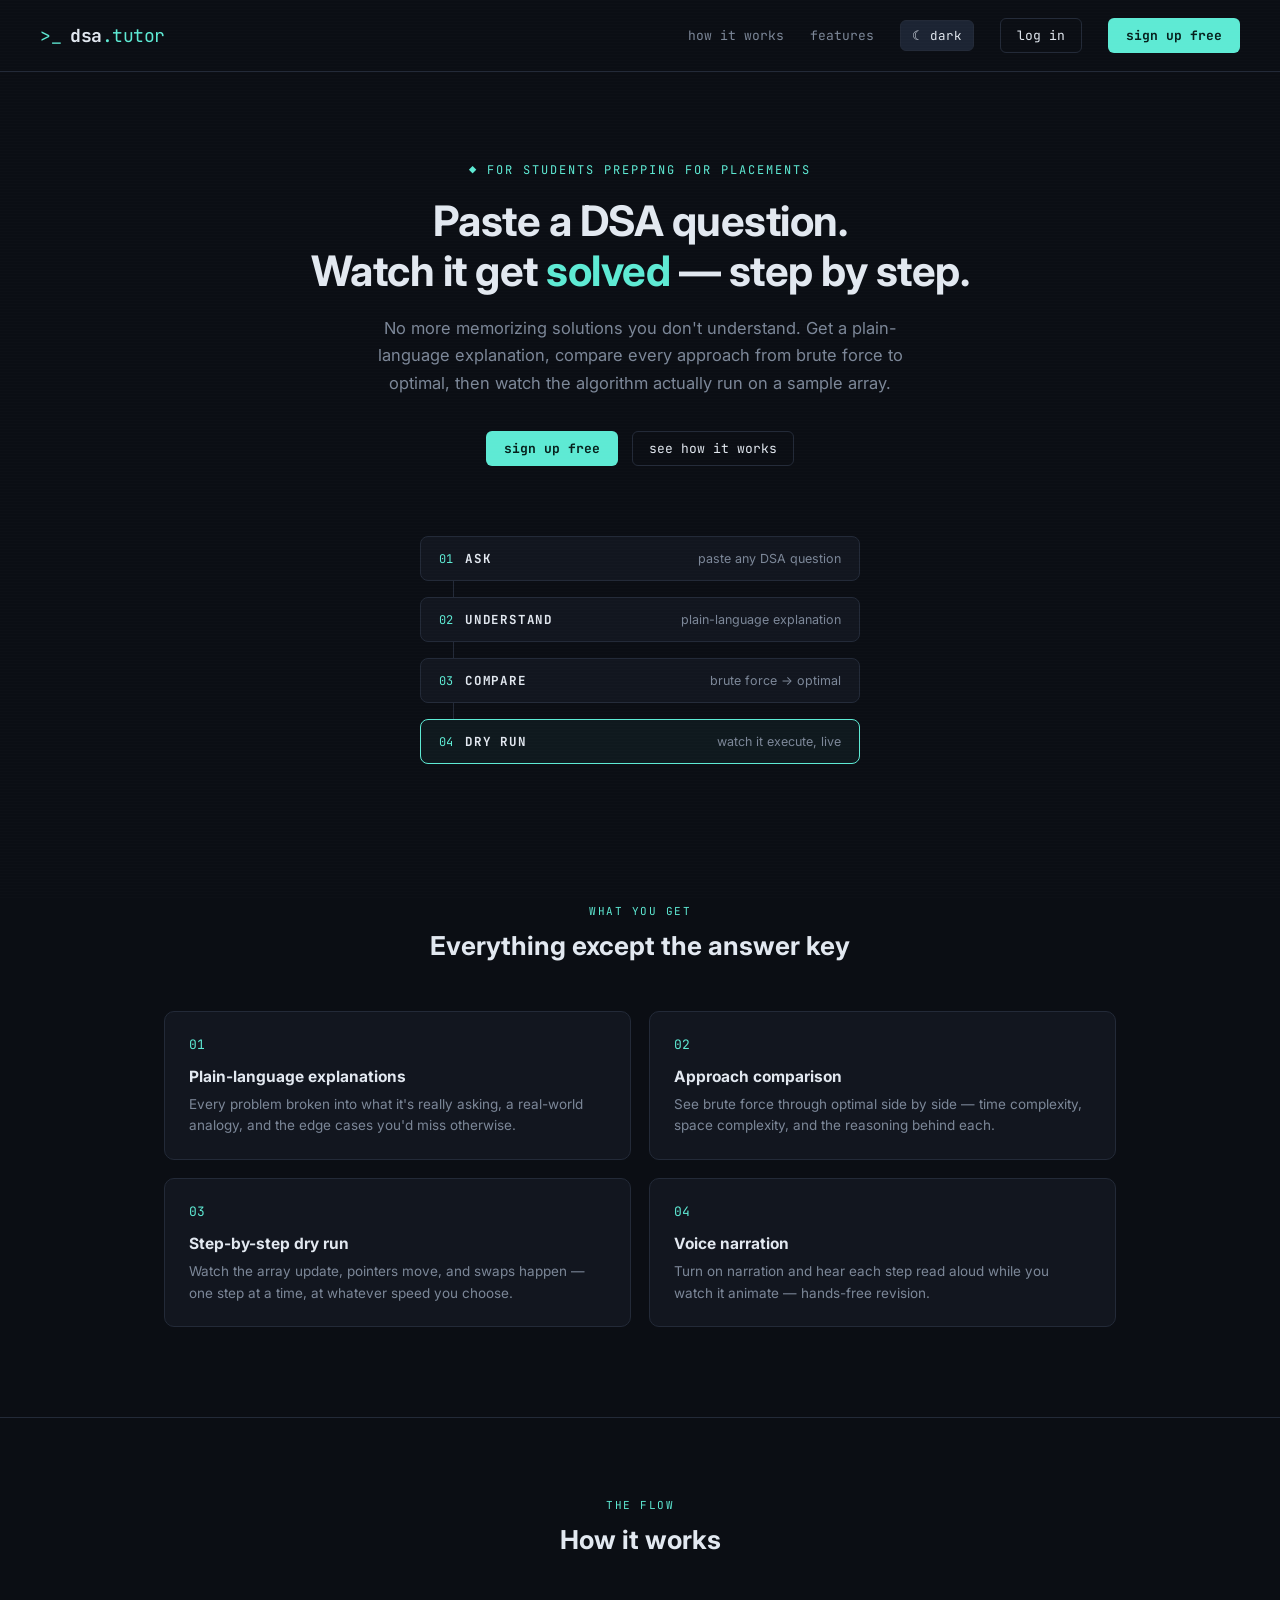
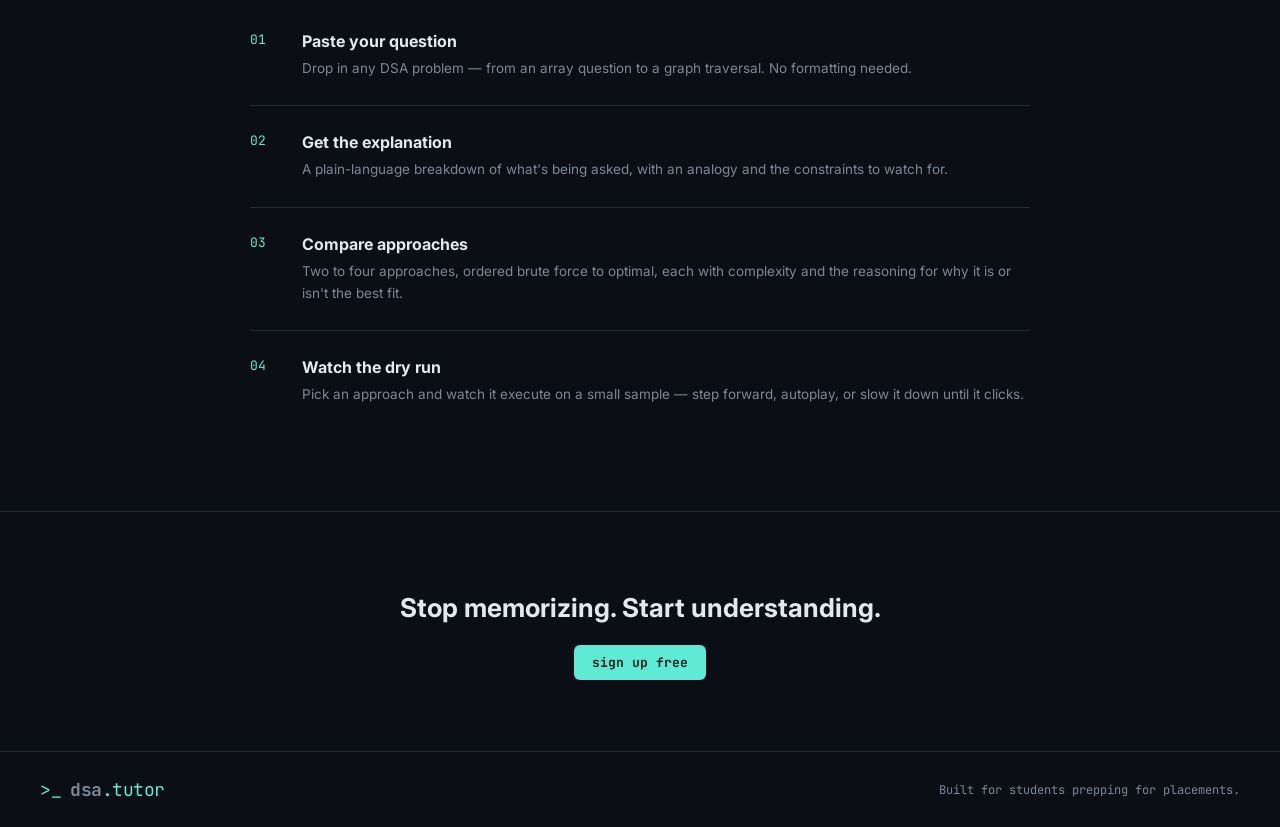
<file: frontend/index.html>
<!DOCTYPE html>
<html lang="en">
<head>
<meta charset="UTF-8">
<meta name="viewport" content="width=device-width, initial-scale=1.0">
<title>DSA Visual Tutor — learn algorithms by watching them run</title>
<meta name="description" content="Paste any DSA question and get a plain-language explanation, a brute-force-to-optimal approach comparison, and a step-by-step animated dry run.">
<link rel="preconnect" href="https://fonts.googleapis.com">
<link href="https://fonts.googleapis.com/css2?family=JetBrains+Mono:wght@400;500;700&family=Inter:wght@400;500;600;700&display=swap" rel="stylesheet">
<link rel="stylesheet" href="style.css">
<script src="theme.js"></script>
</head>
<body>

<div class="scanline"></div>

<header class="landing-nav">
  <div class="brand">
    <span class="brand-prompt">&gt;_</span>
    <span class="brand-name">dsa<span class="brand-accent">.tutor</span></span>
  </div>
  <div class="landing-nav-links">
    <a href="#how-it-works" class="text-link">how it works</a>
    <a href="#features" class="text-link">features</a>
    <button class="theme-toggle"></button>
    <a href="login.html" class="btn-ghost">log in</a>
    <a href="login.html#signup" class="btn-solid">sign up free</a>
  </div>
</header>

<main>

  <section class="hero">
    <div class="hero-eyebrow">FOR STUDENTS PREPPING FOR PLACEMENTS</div>
    <h1>Paste a DSA question.<br>Watch it get <span class="accent">solved</span> — step by step.</h1>
    <p class="sub">No more memorizing solutions you don't understand. Get a plain-language explanation, compare every approach from brute force to optimal, then watch the algorithm actually run on a sample array.</p>
    <div class="hero-ctas">
      <a href="login.html#signup" class="btn-solid">sign up free</a>
      <a href="#how-it-works" class="btn-ghost">see how it works</a>
    </div>

    <div class="hero-demo">
      <div class="demo-step">
        <span class="demo-num">01</span><span class="demo-label">ASK</span>
        <span class="demo-desc">paste any DSA question</span>
      </div>
      <div class="demo-connector"></div>
      <div class="demo-step">
        <span class="demo-num">02</span><span class="demo-label">UNDERSTAND</span>
        <span class="demo-desc">plain-language explanation</span>
      </div>
      <div class="demo-connector"></div>
      <div class="demo-step">
        <span class="demo-num">03</span><span class="demo-label">COMPARE</span>
        <span class="demo-desc">brute force → optimal</span>
      </div>
      <div class="demo-connector"></div>
      <div class="demo-step highlight">
        <span class="demo-num">04</span><span class="demo-label">DRY RUN</span>
        <span class="demo-desc">watch it execute, live</span>
      </div>
    </div>
  </section>

  <section class="features" id="features">
    <div class="section-label">WHAT YOU GET</div>
    <h2 class="section-title">Everything except the answer key</h2>
    <div class="features-grid">
      <div class="feature-card">
        <div class="f-icon">01</div>
        <h3>Plain-language explanations</h3>
        <p>Every problem broken into what it's really asking, a real-world analogy, and the edge cases you'd miss otherwise.</p>
      </div>
      <div class="feature-card">
        <div class="f-icon">02</div>
        <h3>Approach comparison</h3>
        <p>See brute force through optimal side by side — time complexity, space complexity, and the reasoning behind each.</p>
      </div>
      <div class="feature-card">
        <div class="f-icon">03</div>
        <h3>Step-by-step dry run</h3>
        <p>Watch the array update, pointers move, and swaps happen — one step at a time, at whatever speed you choose.</p>
      </div>
      <div class="feature-card">
        <div class="f-icon">04</div>
        <h3>Voice narration</h3>
        <p>Turn on narration and hear each step read aloud while you watch it animate — hands-free revision.</p>
      </div>
    </div>
  </section>

  <section class="how-it-works" id="how-it-works">
    <div class="section-label">THE FLOW</div>
    <h2 class="section-title">How it works</h2>
    <div class="how-steps">
      <div class="how-step">
        <span class="how-step-num">01</span>
        <div>
          <h3>Paste your question</h3>
          <p>Drop in any DSA problem — from an array question to a graph traversal. No formatting needed.</p>
        </div>
      </div>
      <div class="how-step">
        <span class="how-step-num">02</span>
        <div>
          <h3>Get the explanation</h3>
          <p>A plain-language breakdown of what's being asked, with an analogy and the constraints to watch for.</p>
        </div>
      </div>
      <div class="how-step">
        <span class="how-step-num">03</span>
        <div>
          <h3>Compare approaches</h3>
          <p>Two to four approaches, ordered brute force to optimal, each with complexity and the reasoning for why it is or isn't the best fit.</p>
        </div>
      </div>
      <div class="how-step">
        <span class="how-step-num">04</span>
        <div>
          <h3>Watch the dry run</h3>
          <p>Pick an approach and watch it execute on a small sample — step forward, autoplay, or slow it down until it clicks.</p>
        </div>
      </div>
    </div>
  </section>

  <section class="cta-band">
    <h2>Stop memorizing. Start understanding.</h2>
    <a href="login.html#signup" class="btn-solid">sign up free</a>
  </section>

</main>

<footer class="landing-footer">
  <div class="brand">
    <span class="brand-prompt">&gt;_</span>
    <span class="brand-name">dsa<span class="brand-accent">.tutor</span></span>
  </div>
  <span>Built for students prepping for placements.</span>
</footer>

</body>
</html>
</file>
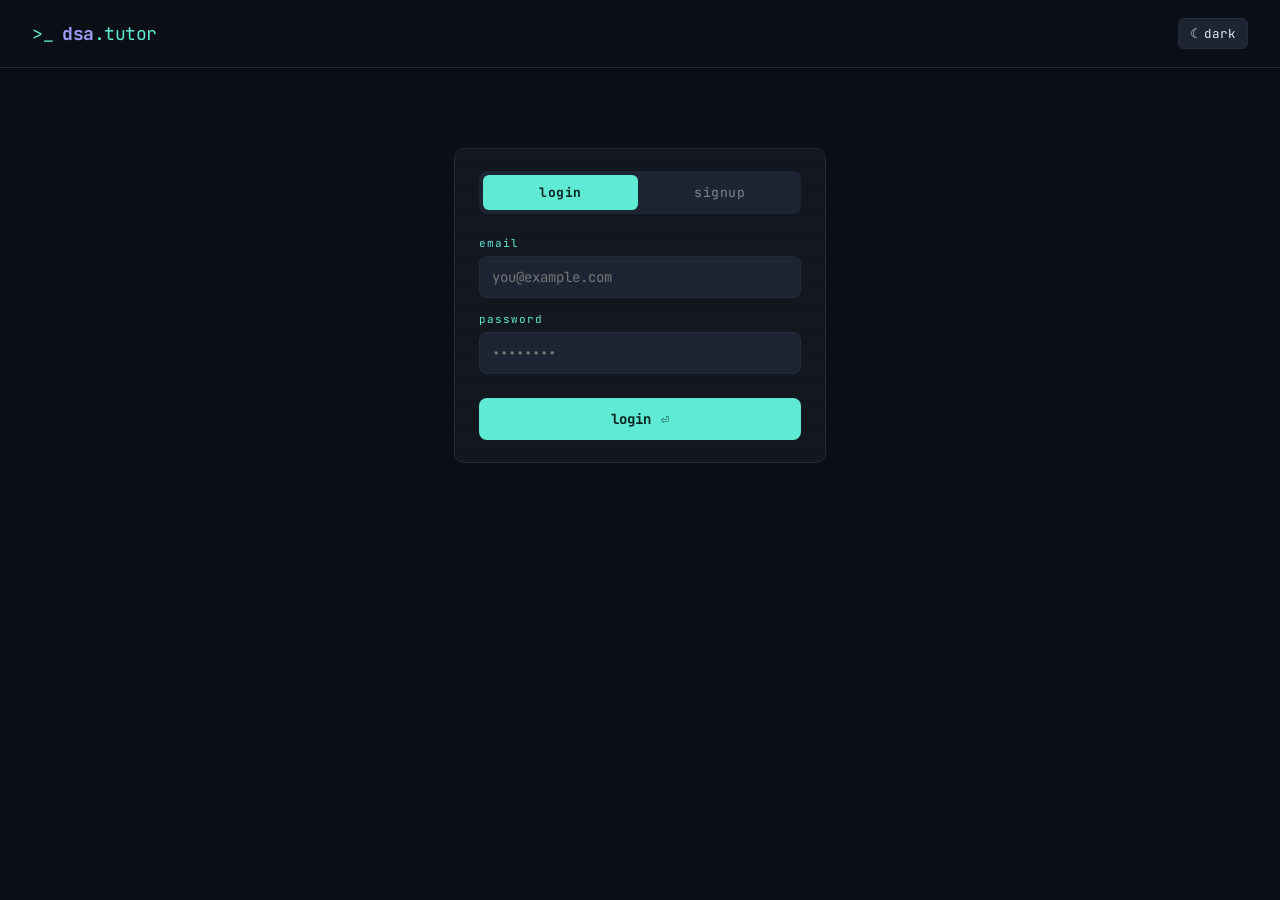
<file: frontend/dashboard.html>
<!DOCTYPE html>
<html lang="en">
<head>
<meta charset="UTF-8">
<meta name="viewport" content="width=device-width, initial-scale=1.0">
<title>Dashboard — DSA Visual Tutor</title>
<link rel="preconnect" href="https://fonts.googleapis.com">
<link href="https://fonts.googleapis.com/css2?family=JetBrains+Mono:wght@400;500;700&family=Inter:wght@400;500;600;700&display=swap" rel="stylesheet">
<link rel="stylesheet" href="style.css">
<script src="theme.js"></script>
</head>
<body>

<div class="scanline"></div>

<div class="app-shell">
  <aside class="sidebar">
    <div class="sidebar-brand brand">
      <span class="brand-prompt">&gt;_</span>
      <span class="brand-name">dsa<span class="brand-accent">.tutor</span></span>
    </div>
    <nav class="sidebar-nav">
      <a href="dashboard.html" class="sidebar-link active"><span class="num">01</span> Dashboard</a>
      <a href="practice.html" class="sidebar-link"><span class="num">02</span> Practice <span class="soon">soon</span></a>
      <a href="progress.html" class="sidebar-link"><span class="num">03</span> Progress <span class="soon">soon</span></a>
      <a href="history.html" class="sidebar-link"><span class="num">04</span> History <span class="soon">soon</span></a>
      <a href="compiler.html" class="sidebar-link"><span class="num">05</span> Compiler</a>
    </nav>
    <div class="sidebar-footer">
      <button class="theme-toggle"></button>
      <span id="userGreeting" class="user-greeting"></span>
      <button id="logoutBtn" class="btn-step">logout</button>
    </div>
  </aside>

  <div class="app-main">
    <header class="topbar topbar-slim">
      <div class="topbar-status" id="apiStatus">
        <span class="dot dot-idle"></span> waiting for input
      </div>
    </header>

    <main class="wrap">

  <section class="panel input-panel">
    <div class="panel-label">01 — ASK</div>
    <textarea id="questionInput" placeholder="Paste a DSA question... e.g. 'Given an array of integers, find two numbers that add up to a target.'"></textarea>
    <button id="runBtn" class="btn-run">
      <span class="btn-run-text">run tutor</span>
      <span class="btn-run-key">⏎</span>
    </button>
  </section>

  <section class="panel explain-panel hidden" id="explainPanel">
    <div class="panel-label-row">
      <div class="panel-label">02 — UNDERSTAND</div>
      <div class="listen-controls">
        <div class="translate-group" id="translateGroup" role="group" aria-label="translate content">
          <button class="translate-btn active" data-lang="english">EN</button>
          <button class="translate-btn" data-lang="hinglish">Hinglish</button>
          <button class="translate-btn" data-lang="hindi">हिंदी</button>
        </div>
        <button id="listenBtn" class="btn-listen" title="listen to explanation">
          <span id="listenIcon">🔊</span> <span id="listenText">listen</span>
        </button>
      </div>
    </div>
    <p id="explanationText" class="explanation-text"></p>
  </section>

  <section class="panel approaches-panel hidden" id="approachesPanel">
    <div class="panel-label">03 — COMPARE APPROACHES</div>
    <div id="approachesList" class="approaches-list"></div>
  </section>

  <section class="panel dryrun-panel hidden" id="dryrunPanel">
    <div class="panel-label">04 — DRY RUN</div>
    <div class="dryrun-header">
      <span id="dryrunApproachName" class="dryrun-approach-name"></span>
      <div class="dryrun-controls">
        <button id="prevStep" class="btn-step" title="previous step">◀</button>
        <span id="stepCounter" class="step-counter">0 / 0</span>
        <button id="nextStep" class="btn-step" title="next step">▶</button>
        <button id="playStep" class="btn-step btn-play" title="autoplay">▶ auto</button>
        <select id="speedSelect" class="speed-select" title="playback speed">
          <option value="1800">0.5x</option>
          <option value="1100" selected>1x</option>
          <option value="600">1.5x</option>
          <option value="300">2x</option>
        </select>
        <label class="narrate-toggle" title="narrate each step aloud">
          <input type="checkbox" id="narrateToggle"> 🔊 narrate
        </label>
        <select id="narrateLangSelect" class="speed-select" title="narration language">
          <option value="english">English</option>
          <option value="hinglish">Hinglish</option>
        </select>
      </div>
    </div>
    <div id="arrayStage" class="array-stage"></div>
    <div id="pointerRow" class="pointer-row"></div>
    <div id="actionLine" class="action-line">// waiting for first step</div>
  </section>

  <div id="loader" class="loader hidden">
    <span class="loader-text" id="loaderText">compiling explanation...</span>
  </div>

  <div id="errorBox" class="error-box hidden"></div>

    </main>
  </div>
</div>

<script src="script.js"></script>
</body>
</html>
</file>
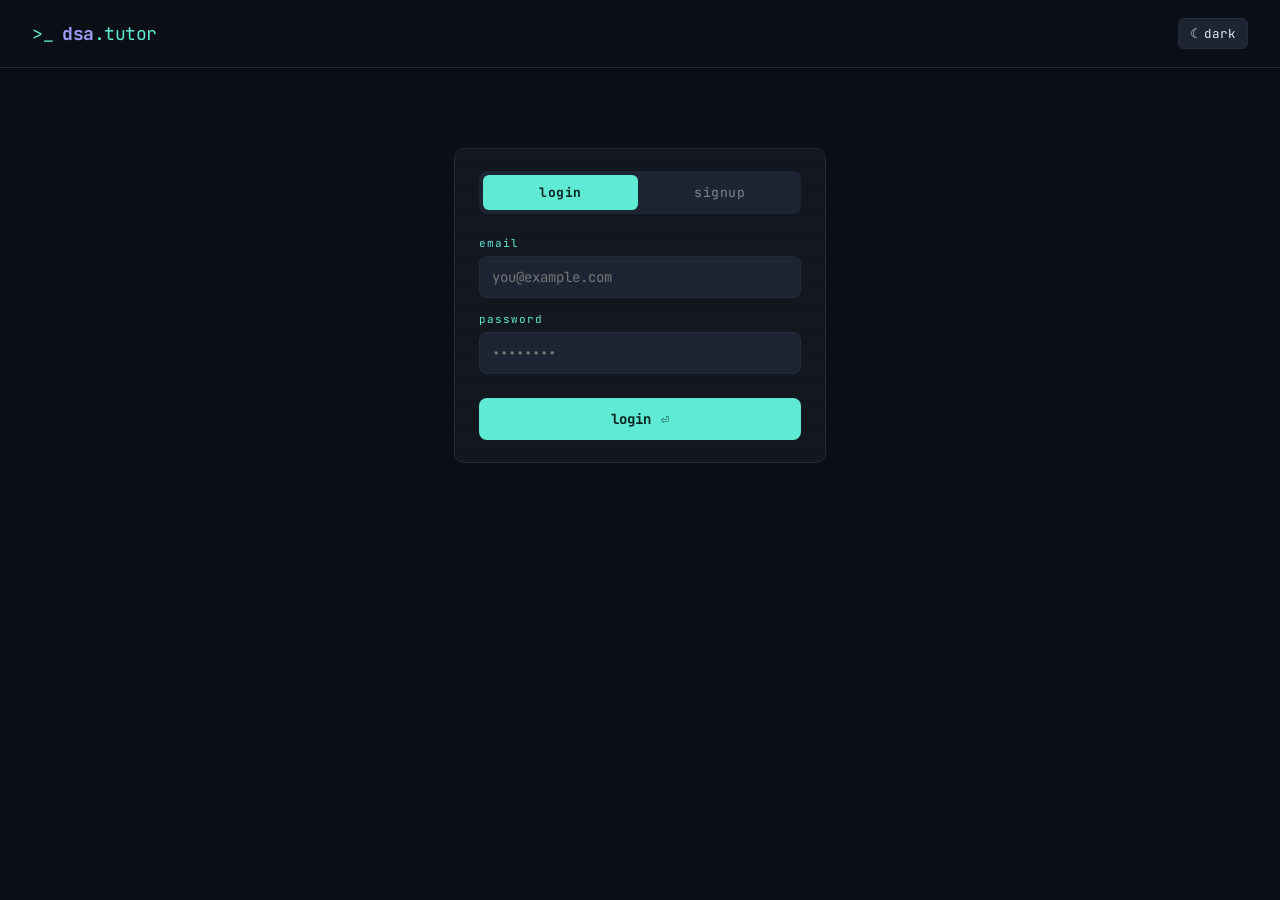
<file: frontend/history.html>
<!DOCTYPE html>
<html lang="en">
<head>
<meta charset="UTF-8">
<meta name="viewport" content="width=device-width, initial-scale=1.0">
<title>History — DSA Visual Tutor</title>
<link rel="preconnect" href="https://fonts.googleapis.com">
<link href="https://fonts.googleapis.com/css2?family=JetBrains+Mono:wght@400;500;700&family=Inter:wght@400;500;600;700&display=swap" rel="stylesheet">
<link rel="stylesheet" href="style.css">
<script src="theme.js"></script>
</head>
<body>

<div class="scanline"></div>

<div class="app-shell">
  <aside class="sidebar">
    <div class="sidebar-brand brand">
      <span class="brand-prompt">&gt;_</span>
      <span class="brand-name">dsa<span class="brand-accent">.tutor</span></span>
    </div>
    <nav class="sidebar-nav">
      <a href="dashboard.html" class="sidebar-link"><span class="num">01</span> Dashboard</a>
      <a href="practice.html" class="sidebar-link"><span class="num">02</span> Practice <span class="soon">soon</span></a>
      <a href="progress.html" class="sidebar-link"><span class="num">03</span> Progress <span class="soon">soon</span></a>
      <a href="history.html" class="sidebar-link active"><span class="num">04</span> History <span class="soon">soon</span></a>
    </nav>
    <div class="sidebar-footer">
      <button class="theme-toggle"></button>
      <span id="userGreeting" class="user-greeting"></span>
      <button id="logoutBtn" class="btn-step">logout</button>
    </div>
  </aside>

  <div class="app-main">
    <header class="topbar topbar-slim">
      <div class="topbar-status"><span class="dot dot-idle"></span> history</div>
    </header>

    <main class="wrap">
      <section class="panel coming-soon">
        <div class="cs-icon">◆</div>
        <h2>Question history is on its way</h2>
        <p>Every question you've asked and every dry run you've watched, saved and searchable — coming in the next update.</p>
      </section>
    </main>
  </div>
</div>

<script src="stub.js"></script>
</body>
</html>
</file>
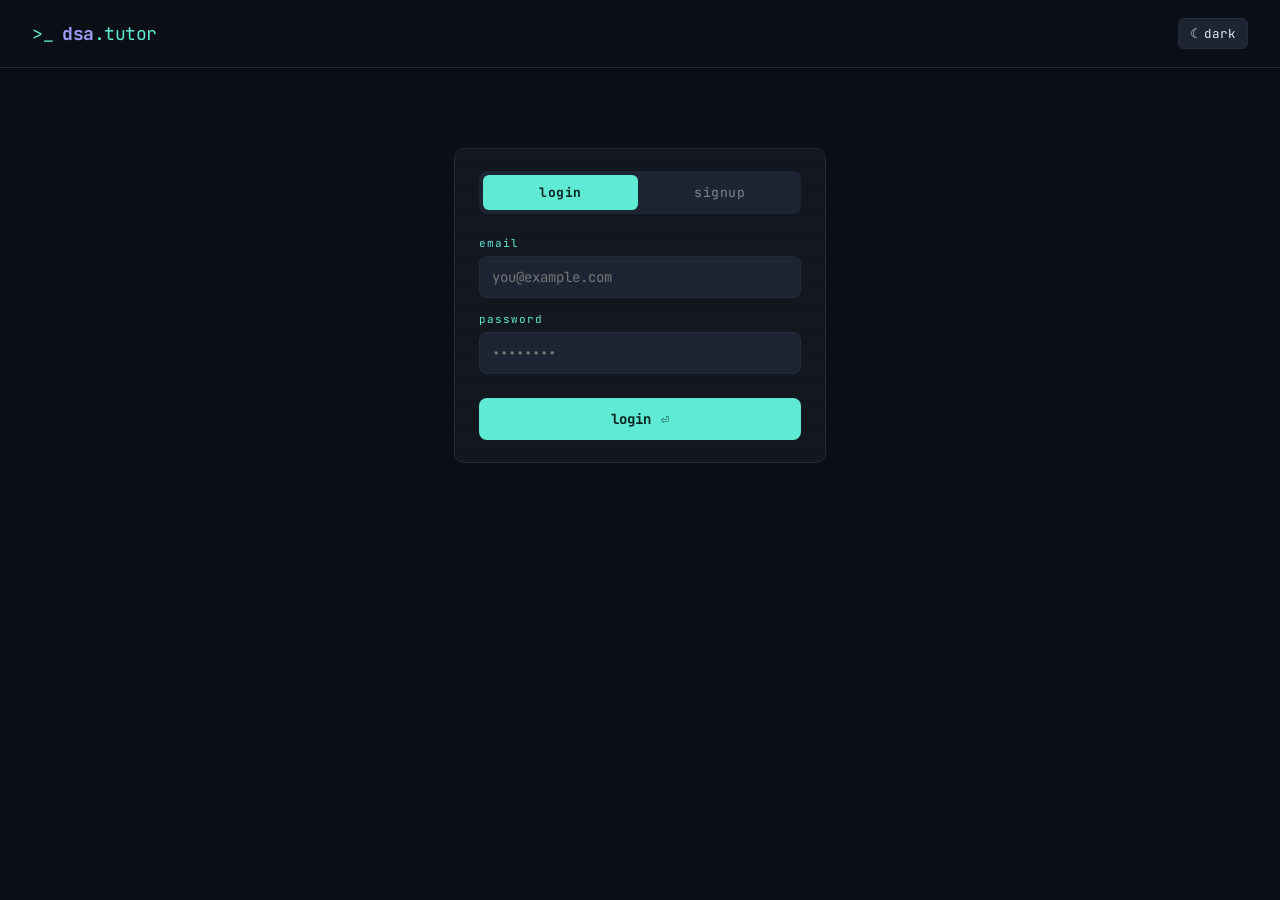
<file: frontend/login.html>
<!DOCTYPE html>
<html lang="en">
<head>
<meta charset="UTF-8">
<meta name="viewport" content="width=device-width, initial-scale=1.0">
<title>DSA Visual Tutor — Login</title>
<link rel="preconnect" href="https://fonts.googleapis.com">
<link href="https://fonts.googleapis.com/css2?family=JetBrains+Mono:wght@400;500;700&family=Inter:wght@400;500;600;700&display=swap" rel="stylesheet">
<link rel="stylesheet" href="style.css">
<link rel="stylesheet" href="auth.css">
<script src="theme.js"></script>
</head>
<body>

<div class="scanline"></div>

<header class="topbar">
  <a href="index.html" class="brand" style="text-decoration:none;">
    <span class="brand-prompt">&gt;_</span>
    <span class="brand-name">dsa<span class="brand-accent">.tutor</span></span>
  </a>
  <button class="theme-toggle"></button>
</header>

<main class="auth-wrap">
  <section class="panel auth-panel">
    <div class="auth-tabs">
      <button id="tabLogin" class="auth-tab active">login</button>
      <button id="tabSignup" class="auth-tab">signup</button>
    </div>

    <!-- LOGIN FORM -->
    <form id="loginForm" class="auth-form">
      <label class="auth-label">email</label>
      <input type="email" id="loginEmail" class="auth-input" placeholder="you@example.com" required>

      <label class="auth-label">password</label>
      <input type="password" id="loginPassword" class="auth-input" placeholder="••••••••" required>

      <button type="submit" class="btn-run">
        <span class="btn-run-text">login</span>
        <span class="btn-run-key">⏎</span>
      </button>
    </form>

    <!-- SIGNUP FORM -->
    <form id="signupForm" class="auth-form hidden">
      <label class="auth-label">name</label>
      <input type="text" id="signupName" class="auth-input" placeholder="Bharat Goswami" required>

      <label class="auth-label">email</label>
      <input type="email" id="signupEmail" class="auth-input" placeholder="you@example.com" required>

      <label class="auth-label">password</label>
      <input type="password" id="signupPassword" class="auth-input" placeholder="min 6 characters" required minlength="6">

      <button type="submit" class="btn-run">
        <span class="btn-run-text">create account</span>
        <span class="btn-run-key">⏎</span>
      </button>
    </form>

    <div id="authError" class="error-box hidden"></div>
  </section>
</main>

<script src="auth.js"></script>
</body>
</html>
</file>
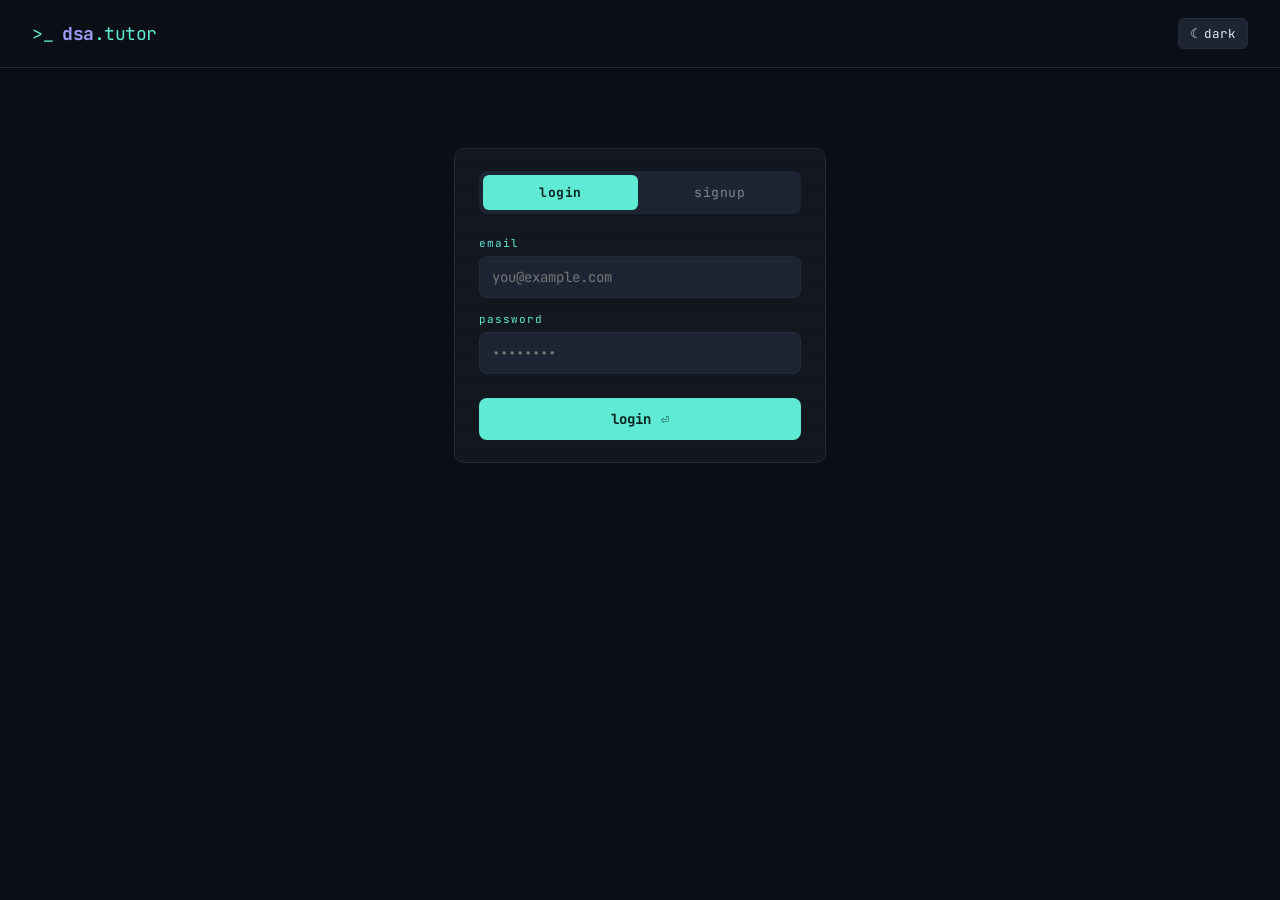
<file: frontend/practice.html>
<!DOCTYPE html>
<html lang="en">
<head>
<meta charset="UTF-8">
<meta name="viewport" content="width=device-width, initial-scale=1.0">
<title>Practice — DSA Visual Tutor</title>
<link rel="preconnect" href="https://fonts.googleapis.com">
<link href="https://fonts.googleapis.com/css2?family=JetBrains+Mono:wght@400;500;700&family=Inter:wght@400;500;600;700&display=swap" rel="stylesheet">
<link rel="stylesheet" href="style.css">
<script src="theme.js"></script>
</head>
<body>

<div class="scanline"></div>

<div class="app-shell">
  <aside class="sidebar">
    <div class="sidebar-brand brand">
      <span class="brand-prompt">&gt;_</span>
      <span class="brand-name">dsa<span class="brand-accent">.tutor</span></span>
    </div>
    <nav class="sidebar-nav">
      <a href="dashboard.html" class="sidebar-link"><span class="num">01</span> Dashboard</a>
      <a href="practice.html" class="sidebar-link active"><span class="num">02</span> Practice <span class="soon">soon</span></a>
      <a href="progress.html" class="sidebar-link"><span class="num">03</span> Progress <span class="soon">soon</span></a>
      <a href="history.html" class="sidebar-link"><span class="num">04</span> History <span class="soon">soon</span></a>
    </nav>
    <div class="sidebar-footer">
      <button class="theme-toggle"></button>
      <span id="userGreeting" class="user-greeting"></span>
      <button id="logoutBtn" class="btn-step">logout</button>
    </div>
  </aside>

  <div class="app-main">
    <header class="topbar topbar-slim">
      <div class="topbar-status"><span class="dot dot-idle"></span> practice</div>
    </header>

    <main class="wrap">
      <section class="panel coming-soon">
        <div class="cs-icon">◆</div>
        <h2>Practice mode is on its way</h2>
        <p>A code editor with test cases, progressive hints, and curated problem sets — coming in the next update.</p>
      </section>
    </main>
  </div>
</div>

<script src="stub.js"></script>
</body>
</html>
</file>
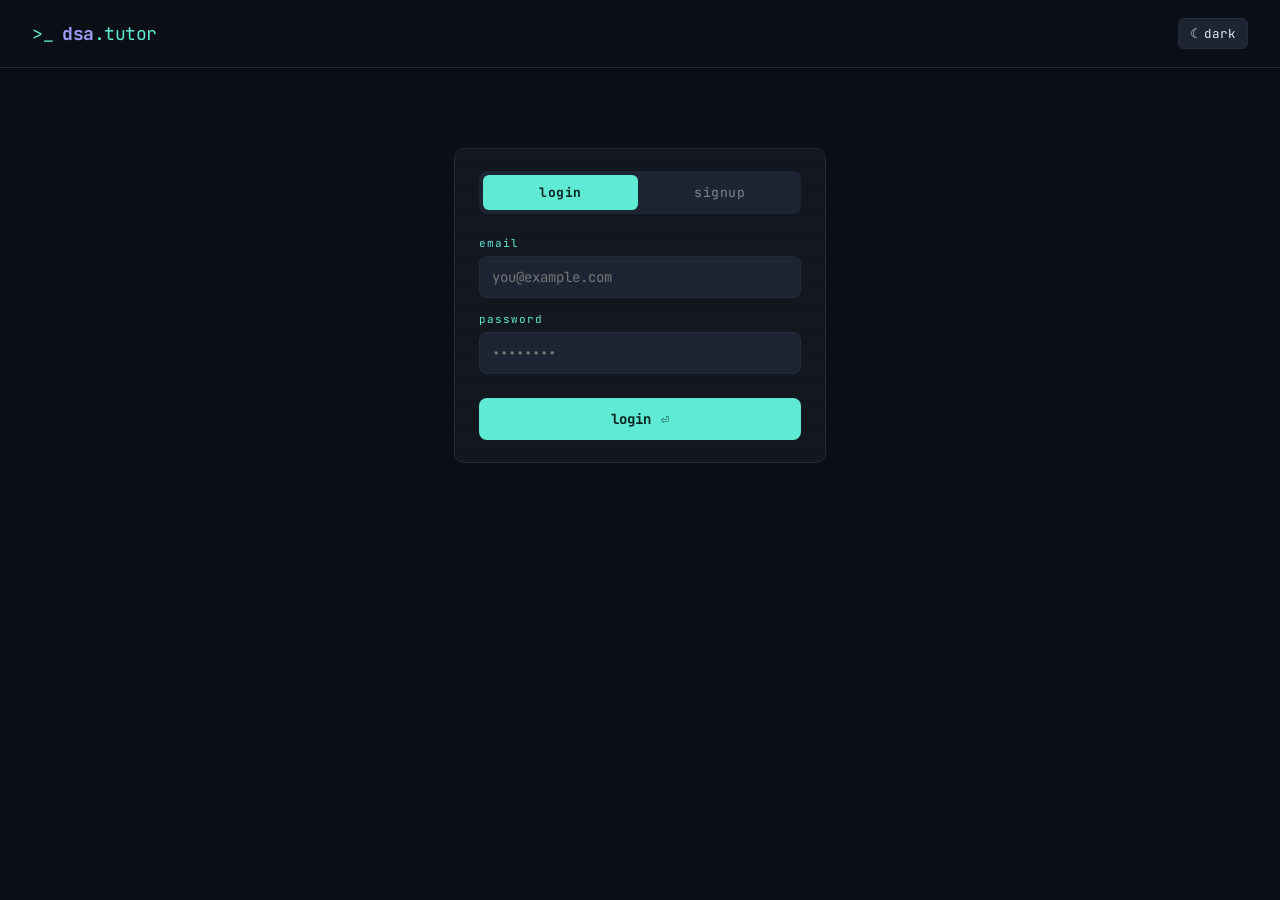
<file: frontend/progress.html>
<!DOCTYPE html>
<html lang="en">
<head>
<meta charset="UTF-8">
<meta name="viewport" content="width=device-width, initial-scale=1.0">
<title>Progress — DSA Visual Tutor</title>
<link rel="preconnect" href="https://fonts.googleapis.com">
<link href="https://fonts.googleapis.com/css2?family=JetBrains+Mono:wght@400;500;700&family=Inter:wght@400;500;600;700&display=swap" rel="stylesheet">
<link rel="stylesheet" href="style.css">
<script src="theme.js"></script>
</head>
<body>

<div class="scanline"></div>

<div class="app-shell">
  <aside class="sidebar">
    <div class="sidebar-brand brand">
      <span class="brand-prompt">&gt;_</span>
      <span class="brand-name">dsa<span class="brand-accent">.tutor</span></span>
    </div>
    <nav class="sidebar-nav">
      <a href="dashboard.html" class="sidebar-link"><span class="num">01</span> Dashboard</a>
      <a href="practice.html" class="sidebar-link"><span class="num">02</span> Practice <span class="soon">soon</span></a>
      <a href="progress.html" class="sidebar-link active"><span class="num">03</span> Progress <span class="soon">soon</span></a>
      <a href="history.html" class="sidebar-link"><span class="num">04</span> History <span class="soon">soon</span></a>
    </nav>
    <div class="sidebar-footer">
      <button class="theme-toggle"></button>
      <span id="userGreeting" class="user-greeting"></span>
      <button id="logoutBtn" class="btn-step">logout</button>
    </div>
  </aside>

  <div class="app-main">
    <header class="topbar topbar-slim">
      <div class="topbar-status"><span class="dot dot-idle"></span> progress</div>
    </header>

    <main class="wrap">
      <section class="panel coming-soon">
        <div class="cs-icon">◆</div>
        <h2>Progress tracking is on its way</h2>
        <p>Topic-wise breakdown (arrays, trees, DP, graphs) and a daily practice streak — coming in the next update.</p>
      </section>
    </main>
  </div>
</div>

<script src="stub.js"></script>
</body>
</html>
</file>
<file: frontend/style.css>
:root {
  --bg: #0b0e14;
  --panel: #12161f;
  --panel-border: #232a38;
  --text: #e2e8f0;
  --text-dim: #7c8798;
  --mono: 'JetBrains Mono', monospace;
  --sans: 'Inter', sans-serif;
  --accent: #5eead4;
  --accent-dim: #2d5f57;
  --amber: #f5a623;
  --good: #4ade80;
  --bad: #f87171;
  --bar: #1c2433;
  --scanline-color: rgba(255, 255, 255, 0.012);
  --btn-run-text: #06201c;
  color-scheme: dark;
}

/* Light theme — applied when <html data-theme="light"> */
:root[data-theme="light"] {
  --bg: #f4f5f7;
  --panel: #ffffff;
  --panel-border: #dde1e7;
  --text: #1a1f29;
  --text-dim: #5b6472;
  --accent: #0d9488;
  --accent-dim: #a7ede4;
  --amber: #b45309;
  --good: #15803d;
  --bad: #dc2626;
  --bar: #eef0f3;
  --scanline-color: rgba(0, 0, 0, 0.02);
  --btn-run-text: #ffffff;
  color-scheme: light;
}

* { box-sizing: border-box; }

body {
  margin: 0;
  background: var(--bg);
  color: var(--text);
  font-family: var(--sans);
  min-height: 100vh;
  position: relative;
  transition: background 0.15s ease, color 0.15s ease;
}

.scanline {
  position: fixed;
  inset: 0;
  pointer-events: none;
  background: repeating-linear-gradient(
    to bottom,
    var(--scanline-color) 0px,
    var(--scanline-color) 1px,
    transparent 1px,
    transparent 3px
  );
  z-index: 999;
}

.topbar {
  display: flex;
  justify-content: space-between;
  align-items: center;
  padding: 18px 32px;
  border-bottom: 1px solid var(--panel-border);
}

.brand { font-family: var(--mono); font-size: 18px; display: flex; gap: 8px; align-items: center; }
.brand-prompt { color: var(--accent); }
.brand-name { font-weight: 700; letter-spacing: -0.5px; }
.brand-accent { color: var(--accent); font-weight: 400; }

.topbar-status {
  font-family: var(--mono);
  font-size: 12px;
  color: var(--text-dim);
  display: flex;
  align-items: center;
  gap: 8px;
}

.topbar-user {
  display: flex;
  align-items: center;
  gap: 10px;
}

.user-greeting {
  font-family: var(--mono);
  font-size: 12px;
  color: var(--text-dim);
}
.user-greeting::before { content: "◆ "; color: var(--accent); }

.dot { width: 7px; height: 7px; border-radius: 50%; display: inline-block; }
.dot-idle { background: var(--text-dim); }
.dot-live { background: var(--accent); box-shadow: 0 0 8px var(--accent); }

.wrap {
  max-width: 780px;
  margin: 0 auto;
  padding: 40px 24px 100px;
  display: flex;
  flex-direction: column;
  gap: 24px;
}

.panel {
  background: var(--panel);
  border: 1px solid var(--panel-border);
  border-radius: 10px;
  padding: 22px 24px;
  animation: rise 0.35s ease;
}

@keyframes rise {
  from { opacity: 0; transform: translateY(8px); }
  to { opacity: 1; transform: translateY(0); }
}

.hidden { display: none !important; }

.panel-label {
  font-family: var(--mono);
  font-size: 11px;
  letter-spacing: 1.5px;
  color: var(--accent);
  margin-bottom: 14px;
}

.panel-label-row {
  display: flex;
  justify-content: space-between;
  align-items: center;
  margin-bottom: 14px;
}
.panel-label-row .panel-label { margin-bottom: 0; }

.btn-listen {
  background: var(--bar);
  border: 1px solid var(--panel-border);
  color: var(--text);
  border-radius: 6px;
  padding: 6px 12px;
  font-family: var(--mono);
  font-size: 11.5px;
  cursor: pointer;
  display: flex;
  align-items: center;
  gap: 6px;
}
.btn-listen:hover { border-color: var(--accent); color: var(--accent); }
.btn-listen.speaking { border-color: var(--amber); color: var(--amber); }
.btn-listen.speaking #listenIcon { animation: pulse 1s ease-in-out infinite; }

@keyframes pulse {
  0%, 100% { opacity: 1; }
  50% { opacity: 0.4; }
}

.narrate-toggle {
  font-family: var(--mono);
  font-size: 11.5px;
  color: var(--text-dim);
  display: flex;
  align-items: center;
  gap: 5px;
  cursor: pointer;
  user-select: none;
}
.narrate-toggle input { accent-color: var(--accent); cursor: pointer; }

#questionInput {
  width: 100%;
  min-height: 100px;
  background: var(--bar);
  border: 1px solid var(--panel-border);
  border-radius: 8px;
  color: var(--text);
  font-family: var(--mono);
  font-size: 14px;
  padding: 14px;
  resize: vertical;
}
#questionInput:focus { outline: 1px solid var(--accent); border-color: var(--accent); }

.btn-run {
  margin-top: 14px;
  width: 100%;
  background: var(--accent);
  color: var(--btn-run-text);
  border: none;
  border-radius: 8px;
  padding: 12px;
  font-family: var(--mono);
  font-weight: 700;
  font-size: 14px;
  cursor: pointer;
  display: flex;
  justify-content: center;
  gap: 10px;
  align-items: center;
  transition: filter 0.15s ease;
}
.btn-run:hover { filter: brightness(1.1); }
.btn-run:active { filter: brightness(0.9); }
.btn-run-key { opacity: 0.6; }

.explanation-text {
  font-size: 15px;
  line-height: 1.7;
  color: var(--text);
  margin: 0;
}

.approaches-list { display: flex; flex-direction: column; gap: 10px; }

.approach-card {
  border: 1px solid var(--panel-border);
  border-radius: 8px;
  padding: 14px 16px;
  cursor: pointer;
  transition: border-color 0.15s ease, background 0.15s ease;
}
.approach-card:hover { border-color: var(--accent); }
.approach-card.best { border-color: var(--good); background: rgba(74,222,128,0.05); }

.approach-top {
  display: flex;
  justify-content: space-between;
  align-items: center;
  margin-bottom: 6px;
}

.approach-name { font-weight: 600; font-size: 14.5px; }

.approach-badge {
  font-family: var(--mono);
  font-size: 10.5px;
  padding: 2px 8px;
  border-radius: 4px;
  letter-spacing: 0.5px;
}
.badge-best { background: rgba(74,222,128,0.15); color: var(--good); }
.badge-normal { background: rgba(124,135,152,0.15); color: var(--text-dim); }

.approach-complexity {
  font-family: var(--mono);
  font-size: 12.5px;
  color: var(--accent);
  margin-bottom: 6px;
}

.approach-why { font-size: 13px; color: var(--text-dim); line-height: 1.5; margin: 0; }

.dryrun-header {
  display: flex;
  justify-content: space-between;
  align-items: center;
  margin-bottom: 20px;
  flex-wrap: wrap;
  gap: 10px;
}

.dryrun-approach-name {
  font-family: var(--mono);
  font-size: 13px;
  color: var(--amber);
}

.dryrun-controls { display: flex; align-items: center; gap: 8px; }

.btn-step {
  background: var(--bar);
  border: 1px solid var(--panel-border);
  color: var(--text);
  border-radius: 6px;
  padding: 6px 10px;
  font-family: var(--mono);
  font-size: 12px;
  cursor: pointer;
}
.btn-step:hover { border-color: var(--accent); color: var(--accent); }
.btn-play { color: var(--accent); }

.speed-select {
  background: var(--bar);
  border: 1px solid var(--panel-border);
  color: var(--text);
  border-radius: 6px;
  padding: 6px 8px;
  font-family: var(--mono);
  font-size: 12px;
  cursor: pointer;
}
.speed-select:hover { border-color: var(--accent); }

.step-counter { font-family: var(--mono); font-size: 12px; color: var(--text-dim); min-width: 48px; text-align: center; }

.array-stage {
  display: flex;
  align-items: flex-end;
  justify-content: center;
  gap: 10px;
  height: 180px;
  padding: 10px 0 0;
  border-bottom: 1px solid var(--panel-border);
}

.array-bar {
  background: var(--bar);
  border: 1px solid var(--panel-border);
  border-radius: 4px 4px 2px 2px;
  min-width: 38px;
  display: flex;
  align-items: flex-start;
  justify-content: center;
  padding-top: 6px;
  font-family: var(--mono);
  font-size: 13px;
  color: var(--text);
  transition: height 0.25s ease, background 0.25s ease, border-color 0.25s ease;
}

.array-bar.highlight {
  background: rgba(94,234,212,0.12);
  border-color: var(--accent);
  color: var(--accent);
}

.array-bar.swapped {
  background: rgba(245,166,35,0.15);
  border-color: var(--amber);
  color: var(--amber);
}

.pointer-row {
  display: flex;
  justify-content: center;
  gap: 10px;
  min-height: 26px;
  margin-top: 6px;
  font-family: var(--mono);
  font-size: 11px;
  color: var(--text-dim);
}

.pointer-tag {
  min-width: 38px;
  text-align: center;
}

.pointer-tag .name { color: var(--amber); }

.action-line {
  margin-top: 18px;
  font-family: var(--mono);
  font-size: 13px;
  color: var(--text-dim);
  padding: 10px 12px;
  background: var(--bar);
  border-radius: 6px;
  border-left: 2px solid var(--accent);
}

.loader {
  font-family: var(--mono);
  font-size: 13px;
  color: var(--accent);
  text-align: center;
  padding: 20px;
}
.loader-text::after {
  content: '';
  animation: dots 1.2s steps(4, end) infinite;
}
@keyframes dots {
  0% { content: ''; }
  25% { content: '.'; }
  50% { content: '..'; }
  75% { content: '...'; }
  100% { content: ''; }
}

.error-box {
  font-family: var(--mono);
  font-size: 13px;
  color: var(--bad);
  background: rgba(248,113,113,0.08);
  border: 1px solid rgba(248,113,113,0.3);
  border-radius: 8px;
  padding: 14px 16px;
}

@media (max-width: 600px) {
  .topbar { padding: 14px 18px; }
  .wrap { padding: 20px 12px 70px; gap: 18px; }
  .panel { padding: 16px 16px; }

  .dryrun-header { flex-direction: column; align-items: flex-start; }
  .dryrun-controls { flex-wrap: wrap; justify-content: flex-start; }

  .array-stage {
    height: 140px;
    gap: 6px;
    overflow-x: auto;
    justify-content: flex-start;
    padding-bottom: 6px;
  }
  .array-bar { min-width: 30px; font-size: 11.5px; }

  .pointer-row { flex-wrap: wrap; gap: 6px; }
  .pointer-tag { min-width: 30px; }

  .approach-top { flex-wrap: wrap; gap: 6px; }
}

@media (max-width: 420px) {
  #questionInput { font-size: 13px; }
}

/* ================= APP SHELL (sidebar layout for logged-in pages) ================= */

.app-shell { display: flex; min-height: 100vh; align-items: stretch; }

.sidebar {
  width: 220px;
  flex-shrink: 0;
  display: flex;
  flex-direction: column;
  padding: 22px 0 18px;
  border-right: 1px solid var(--panel-border);
  position: sticky;
  top: 0;
  height: 100vh;
}

.sidebar-brand { padding: 0 22px 26px; }

.sidebar-nav { display: flex; flex-direction: column; gap: 2px; flex: 1; margin-top: 8px; }

.sidebar-link {
  display: flex;
  align-items: center;
  gap: 10px;
  padding: 10px 22px;
  font-family: var(--mono);
  font-size: 13px;
  color: var(--text-dim);
  text-decoration: none;
  border-left: 2px solid transparent;
  white-space: nowrap;
}
.sidebar-link:hover { color: var(--text); background: var(--bar); }
.sidebar-link.active {
  color: var(--accent);
  border-left-color: var(--accent);
  background: rgba(94, 234, 212, 0.06);
}
.sidebar-link .num { opacity: 0.55; font-size: 11px; }
.sidebar-link .soon {
  margin-left: auto;
  font-size: 9px;
  letter-spacing: 0.5px;
  color: var(--text-dim);
  border: 1px solid var(--panel-border);
  border-radius: 4px;
  padding: 1px 5px;
}

.sidebar-footer {
  padding: 14px 22px 0;
  border-top: 1px solid var(--panel-border);
  margin-top: 10px;
}
.sidebar-footer .user-greeting { display: block; margin-bottom: 10px; }
.sidebar-footer .btn-step { width: 100%; justify-content: center; }
.sidebar-footer .theme-toggle { width: 100%; justify-content: center; margin-bottom: 8px; }

.app-main { flex: 1; min-width: 0; }

.topbar-slim { justify-content: flex-end; padding: 16px 32px; }

@media (max-width: 860px) {
  .app-shell { flex-direction: column; }
  .sidebar {
    width: 100%;
    height: auto;
    position: static;
    flex-direction: row;
    align-items: center;
    padding: 12px 16px;
    overflow-x: auto;
    border-right: none;
    border-bottom: 1px solid var(--panel-border);
  }
  .sidebar-brand { padding: 0 18px 0 0; }
  .sidebar-nav { flex-direction: row; margin-top: 0; }
  .sidebar-link { border-left: none; border-bottom: 2px solid transparent; padding: 6px 12px; }
  .sidebar-link.active { border-left-color: transparent; border-bottom-color: var(--accent); }
  .sidebar-footer {
    border-top: none;
    border-left: 1px solid var(--panel-border);
    margin-top: 0;
    padding: 0 0 0 16px;
    display: flex;
    align-items: center;
    gap: 10px;
    flex-shrink: 0;
  }
  .sidebar-footer .user-greeting { display: none; }
  .sidebar-footer .btn-step { width: auto; }
  .sidebar-footer .theme-toggle { width: auto; margin-bottom: 0; }
  .topbar-slim { padding: 12px 18px; }
}

@media (max-width: 480px) {
  .sidebar-link .soon { display: none; }
  .sidebar-link { padding: 6px 8px; font-size: 12px; gap: 6px; }
  .sidebar-brand { padding: 0 10px 0 0; }
  .sidebar-brand.brand { font-size: 15px; }
  .theme-toggle { padding: 6px 8px; font-size: 11.5px; }
}

/* ================= Coming-soon stub panels ================= */

.coming-soon {
  text-align: center;
  padding: 70px 24px;
}
.coming-soon .cs-icon { font-family: var(--mono); font-size: 28px; color: var(--accent); margin-bottom: 14px; }
.coming-soon h2 { margin: 0 0 10px; font-size: 19px; }
.coming-soon p { color: var(--text-dim); font-size: 14px; max-width: 420px; margin: 0 auto; line-height: 1.6; }

/* ================= LANDING PAGE ================= */

.landing-nav {
  display: flex;
  justify-content: space-between;
  align-items: center;
  padding: 18px 40px;
  border-bottom: 1px solid var(--panel-border);
}
.landing-nav-links { display: flex; align-items: center; gap: 26px; }
.landing-nav-links a.text-link {
  font-family: var(--mono);
  font-size: 13px;
  color: var(--text-dim);
  text-decoration: none;
}
.landing-nav-links a.text-link:hover { color: var(--text); }

.btn-ghost {
  border: 1px solid var(--panel-border);
  color: var(--text);
  padding: 8px 16px;
  border-radius: 6px;
  font-family: var(--mono);
  font-size: 13px;
  text-decoration: none;
  transition: border-color 0.15s ease, color 0.15s ease;
}
.btn-ghost:hover { border-color: var(--accent); color: var(--accent); }

.btn-solid {
  background: var(--accent);
  color: var(--btn-run-text);
  padding: 9px 18px;
  border-radius: 6px;
  font-family: var(--mono);
  font-weight: 700;
  font-size: 13px;
  text-decoration: none;
  transition: filter 0.15s ease;
}
.btn-solid:hover { filter: brightness(1.1); }

.hero { max-width: 720px; margin: 0 auto; padding: 90px 24px 20px; text-align: center; }
.hero-eyebrow {
  font-family: var(--mono);
  font-size: 12px;
  letter-spacing: 2px;
  color: var(--accent);
  margin-bottom: 18px;
}
.hero-eyebrow::before { content: "◆ "; }
.hero h1 { font-size: 42px; line-height: 1.18; margin: 0 0 20px; font-weight: 700; letter-spacing: -0.5px; }
.hero h1 .accent { color: var(--accent); }
.hero p.sub { font-size: 16.5px; color: var(--text-dim); max-width: 560px; margin: 0 auto 34px; line-height: 1.65; }
.hero-ctas { display: flex; justify-content: center; gap: 14px; margin-bottom: 70px; flex-wrap: wrap; }

.hero-demo { max-width: 440px; margin: 0 auto 90px; display: flex; flex-direction: column; }
.demo-step {
  background: var(--panel);
  border: 1px solid var(--panel-border);
  border-radius: 8px;
  padding: 13px 18px;
  display: flex;
  align-items: baseline;
  gap: 12px;
  text-align: left;
}
.demo-step.highlight { border-color: var(--accent); background: rgba(94, 234, 212, 0.05); }
.demo-num { font-family: var(--mono); font-size: 12px; color: var(--accent); flex-shrink: 0; }
.demo-label { font-family: var(--mono); font-weight: 700; font-size: 12.5px; letter-spacing: 0.8px; flex-shrink: 0; }
.demo-desc { font-size: 12.5px; color: var(--text-dim); margin-left: auto; text-align: right; }
.demo-connector { width: 1px; height: 16px; background: var(--panel-border); margin-left: 33px; }

.section-label {
  font-family: var(--mono);
  font-size: 11px;
  letter-spacing: 1.5px;
  color: var(--accent);
  text-align: center;
  margin-bottom: 12px;
}
.section-title { text-align: center; font-size: 26px; margin: 0 0 50px; font-weight: 700; }

.features { max-width: 1000px; margin: 0 auto; padding: 30px 24px 90px; }
.features-grid { display: grid; grid-template-columns: repeat(2, 1fr); gap: 18px; }
.feature-card {
  background: var(--panel);
  border: 1px solid var(--panel-border);
  border-radius: 10px;
  padding: 24px 24px 22px;
}
.feature-card .f-icon { font-family: var(--mono); color: var(--accent); font-size: 13px; margin-bottom: 14px; }
.feature-card h3 { margin: 0 0 8px; font-size: 15.5px; }
.feature-card p { margin: 0; color: var(--text-dim); font-size: 13.5px; line-height: 1.6; }

.how-it-works { border-top: 1px solid var(--panel-border); padding: 80px 24px; }
.how-steps { max-width: 780px; margin: 0 auto; display: flex; flex-direction: column; }
.how-step { display: flex; gap: 22px; padding: 26px 0; border-bottom: 1px solid var(--panel-border); }
.how-step:last-child { border-bottom: none; }
.how-step-num { font-family: var(--mono); font-size: 13px; color: var(--accent); min-width: 30px; flex-shrink: 0; }
.how-step h3 { margin: 0 0 6px; font-size: 16px; }
.how-step p { margin: 0; color: var(--text-dim); font-size: 13.5px; line-height: 1.65; }

.cta-band {
  border-top: 1px solid var(--panel-border);
  text-align: center;
  padding: 80px 24px;
}
.cta-band h2 { font-size: 26px; margin: 0 0 28px; font-weight: 700; }

.landing-footer {
  border-top: 1px solid var(--panel-border);
  padding: 26px 40px;
  display: flex;
  justify-content: space-between;
  align-items: center;
  font-family: var(--mono);
  font-size: 12px;
  color: var(--text-dim);
  flex-wrap: wrap;
  gap: 10px;
}
.landing-footer a { color: var(--text-dim); text-decoration: none; }
.landing-footer a:hover { color: var(--accent); }

@media (max-width: 700px) {
  .hero { padding: 60px 20px 10px; }
  .hero h1 { font-size: 30px; }
  .features-grid { grid-template-columns: 1fr; }
  .demo-desc { display: none; }
  .landing-nav { padding: 14px 18px; }
  .landing-nav-links { gap: 14px; }
}

@media (max-width: 480px) {
  .landing-nav { flex-wrap: wrap; row-gap: 10px; }
  .landing-nav-links { flex-wrap: wrap; justify-content: flex-end; gap: 10px; }
  .landing-nav-links a.text-link { display: none; }
  .hero h1 { font-size: 25px; }
  .hero p.sub { font-size: 14.5px; }
  .hero-demo { margin-bottom: 60px; }
  .demo-step { padding: 10px 14px; }
  .section-title { font-size: 21px; }
  .how-step { gap: 14px; }
  .cta-band h2 { font-size: 21px; }
  .landing-footer { padding: 22px 20px; justify-content: center; text-align: center; }
}

/* Give the layout a bit more breathing room on large laptop/desktop screens */
@media (min-width: 1440px) {
  .wrap { max-width: 860px; }
  .features { max-width: 1080px; }
  .how-steps { max-width: 860px; }
}

/* ================= Theme toggle ================= */

.theme-toggle {
  background: var(--bar);
  border: 1px solid var(--panel-border);
  color: var(--text);
  border-radius: 6px;
  padding: 6px 11px;
  font-family: var(--mono);
  font-size: 12.5px;
  cursor: pointer;
  display: inline-flex;
  align-items: center;
  gap: 6px;
  transition: border-color 0.15s ease, color 0.15s ease;
}
.theme-toggle:hover { border-color: var(--accent); color: var(--accent); }
.theme-toggle .icon { font-size: 13px; }
/* ================= Compiler / Code Runner ================= */

.compiler-panel .panel-label-row { margin-bottom: 12px; }

.code-editor {
  width: 100%;
  min-height: 200px;
  background: var(--bar);
  border: 1px solid var(--panel-border);
  border-radius: 8px;
  color: var(--text);
  font-family: var(--mono);
  font-size: 13.5px;
  line-height: 1.6;
  padding: 14px;
  resize: vertical;
  tab-size: 4;
}
.code-editor:focus { outline: 1px solid var(--accent); border-color: var(--accent); }

.stdin-row { margin-top: 14px; }

.stdin-label {
  display: block;
  font-family: var(--mono);
  font-size: 11px;
  letter-spacing: 0.5px;
  color: var(--text-dim);
  margin-bottom: 6px;
}

.stdin-editor {
  width: 100%;
  min-height: 60px;
  background: var(--bar);
  border: 1px solid var(--panel-border);
  border-radius: 8px;
  color: var(--text);
  font-family: var(--mono);
  font-size: 13px;
  padding: 10px 12px;
  resize: vertical;
}
.stdin-editor:focus { outline: 1px solid var(--accent); border-color: var(--accent); }

.compiler-panel .btn-run { margin-top: 14px; }

.code-output {
  margin-top: 18px;
  padding-top: 16px;
  border-top: 1px solid var(--panel-border);
}

.output-header {
  display: flex;
  justify-content: space-between;
  align-items: center;
  margin-bottom: 10px;
}

.output-status {
  font-family: var(--mono);
  font-size: 12.5px;
  font-weight: 700;
  padding: 3px 10px;
  border-radius: 5px;
}
.output-status.success { background: rgba(74,222,128,0.15); color: var(--good); }
.output-status.fail { background: rgba(248,113,113,0.15); color: var(--bad); }

.output-meta {
  font-family: var(--mono);
  font-size: 11.5px;
  color: var(--text-dim);
}

.output-block {
  background: var(--bar);
  border: 1px solid var(--panel-border);
  border-radius: 8px;
  padding: 12px 14px;
  font-family: var(--mono);
  font-size: 13px;
  color: var(--text);
  white-space: pre-wrap;
  word-break: break-word;
  margin: 0 0 10px;
  max-height: 260px;
  overflow-y: auto;
}
.output-block.output-error { color: var(--bad); border-color: rgba(248,113,113,0.35); }

.listen-controls { display: flex; align-items: center; gap: 8px; }

/* ================= Translate button group ================= */

.translate-group {
  display: flex;
  background: var(--bar);
  border: 1px solid var(--panel-border);
  border-radius: 6px;
  padding: 2px;
  gap: 2px;
}

.translate-btn {
  background: transparent;
  border: none;
  color: var(--text-dim);
  font-family: var(--mono);
  font-size: 11px;
  padding: 5px 10px;
  border-radius: 4px;
  cursor: pointer;
}
.translate-btn:hover { color: var(--text); }
.translate-btn.active {
  background: var(--accent);
  color: #06201c;
  font-weight: 700;
}
.translate-btn.loading { opacity: 0.5; cursor: wait; }

/* ================= CodeMirror integration (compiler page) ================= */

.CodeMirror {
  border: 1px solid var(--panel-border);
  border-radius: 8px;
  font-family: var(--mono);
  font-size: 13.5px;
  line-height: 1.6;
}
.CodeMirror-focused { border-color: var(--accent); }
</file>
<file: frontend/auth.css>
.auth-wrap {
  max-width: 420px;
  margin: 0 auto;
  padding: 80px 24px;
}

.auth-panel {
  display: flex;
  flex-direction: column;
  gap: 18px;
}

.auth-tabs {
  display: flex;
  gap: 4px;
  background: var(--bar);
  border-radius: 8px;
  padding: 4px;
  margin-bottom: 4px;
}

.auth-tab {
  flex: 1;
  background: transparent;
  border: none;
  color: var(--text-dim);
  font-family: var(--mono);
  font-size: 13px;
  padding: 9px 0;
  border-radius: 6px;
  cursor: pointer;
  letter-spacing: 0.5px;
}

.auth-tab.active {
  background: var(--accent);
  color: #06201c;
  font-weight: 700;
}

.auth-form {
  display: flex;
  flex-direction: column;
  gap: 6px;
}

.auth-label {
  font-family: var(--mono);
  font-size: 11px;
  color: var(--accent);
  letter-spacing: 1px;
  margin-top: 8px;
}
.auth-label:first-child { margin-top: 0; }

.auth-input {
  background: var(--bar);
  border: 1px solid var(--panel-border);
  border-radius: 8px;
  color: var(--text);
  font-family: var(--mono);
  font-size: 14px;
  padding: 11px 12px;
}
.auth-input:focus { outline: 1px solid var(--accent); border-color: var(--accent); }

.auth-form .btn-run { margin-top: 18px; }

.auth-hint {
  font-family: var(--mono);
  font-size: 11.5px;
  color: var(--text-dim);
  text-align: center;
  margin-top: 4px;
}
</file>
